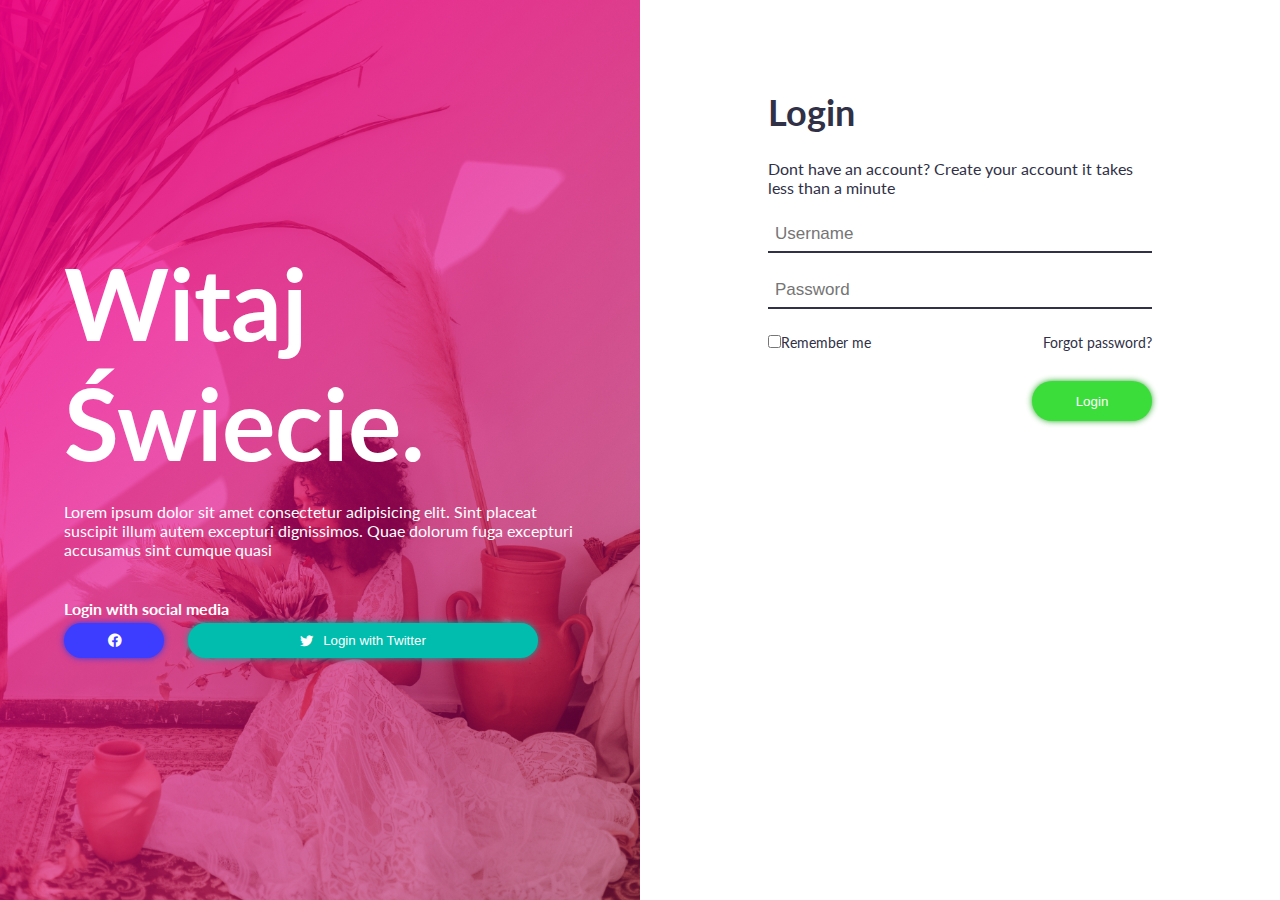
<file: index.html>
<!DOCTYPE html>
<html lang="en">

<head>
    <meta charset="UTF-8">
    <meta http-equiv="X-UA-Compatible" content="IE=edge">
    <meta name="viewport" content="width=device-width, initial-scale=1.0">
    <link rel="stylesheet" href="main.css">
    <link rel="preconnect" href="https://fonts.googleapis.com">
    <link rel="preconnect" href="https://fonts.gstatic.com" crossorigin>
    <link href="https://fonts.googleapis.com/css2?family=Lato:wght@300;400;700&display=swap" rel="stylesheet">
    <link rel="stylesheet" href="https://cdn.jsdelivr.net/npm/bootstrap-icons@1.8.2/font/bootstrap-icons.css">
    <title>Document</title>
</head>

<body>
    <main class="wrapper">
        <div class="leftSide">
            <div class="leftBox">
                <h1 class="leftTitle">Witaj<br> Świecie.</h1>
                <p class="leftDesc">Lorem ipsum dolor sit amet consectetur adipisicing elit. Sint placeat suscipit illum
                    autem excepturi
                    dignissimos. Quae dolorum fuga excepturi accusamus sint cumque quasi</p>
                <p class="leftSocialDesc">Login with social media</p>
                <button class="fbBtn"><a href="https://www.facebook.com"><i class="bi bi-facebook"></i></a></button>
                <button class="twitterBtn"><a href="https://www.twitter.com"><i class="bi bi-twitter"></i>Login with
                        Twitter</a></button>

            </div>
        </div>

        <div class="rightSide">
            <div class="rightBox">
                <h2 class="rightTitle">Login</h2>
                <p class="rightDesc">Dont have an account? <a href="">Create your account </a>it takes less than a
                    minute
                </p>
                <form class="rightForm" action="">
                    <input class="field" type="text" placeholder="Username">
                    <input class="field pass" type="password" placeholder="Password">
                    <div class="check">

                        <label for="checkbox"><input type="checkbox">Remember me</label>
                        <a href="">Forgot password?</a>
                    </div>
                    <input class="login" type="submit" value="Login">
                </form>

            </div>
        </div>
    </main>
</body>

</html>
</file>
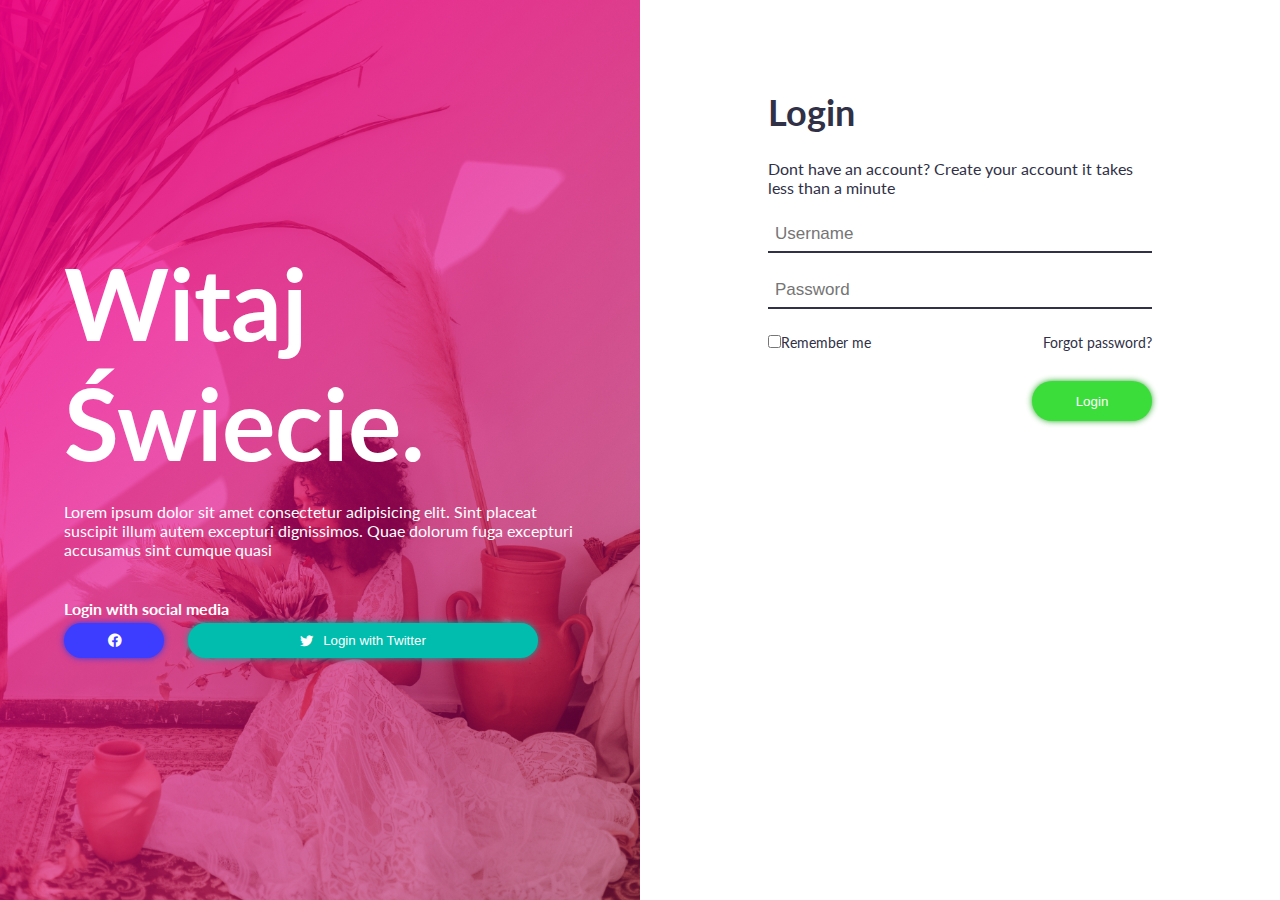
<file: index2.html>
<!DOCTYPE html>
<html lang="en">

<head>
    <meta charset="UTF-8">
    <meta http-equiv="X-UA-Compatible" content="IE=edge">
    <meta name="viewport" content="width=device-width, initial-scale=1.0">
    <link rel="stylesheet" href="main2.css">
    <link rel="preconnect" href="https://fonts.googleapis.com">
    <link rel="preconnect" href="https://fonts.gstatic.com" crossorigin>
    <link href="https://fonts.googleapis.com/css2?family=Lato:wght@300;400;700&display=swap" rel="stylesheet">
    <link rel="stylesheet" href="https://cdn.jsdelivr.net/npm/bootstrap-icons@1.8.2/font/bootstrap-icons.css">
    <title>Document</title>
</head>

<body>
    <main class="wrapper">
        <div class="leftSide">
            <div class="leftBox">
                <h1 class="leftTitle">Witaj<br> Świecie.</h1>
                <p class="leftDesc">Lorem ipsum dolor sit amet consectetur adipisicing elit. Sint placeat suscipit illum
                    autem excepturi
                    dignissimos. Quae dolorum fuga excepturi accusamus sint cumque quasi</p>
                <p class="leftSocialDesc">Login with social media</p>
                <button class="fbBtn"><a href="https://www.facebook.com"><i class="bi bi-facebook"></i></a></button>
                <button class="twitterBtn"><a href="https://www.twitter.com"><i class="bi bi-twitter"></i>Login with
                        Twitter</a></button>

            </div>
        </div>

        <div class="rightSide">
            <div class="rightBox">
                <h2 class="rightTitle">Login</h2>
                <p class="rightDesc">Dont have an account? <a href="">Create your account </a>it takes less than a
                    minute
                </p>
                <form class="rightForm" action="">
                    <input class="field" type="text" placeholder="Username">
                    <input class="field pass" type="password" placeholder="Password">
                    <div class="check">

                        <label for="checkbox"><input type="checkbox">Remember me</label>
                        <a href="">Forgot password?</a>
                    </div>
                    <input class="login" type="submit" value="Login">
                </form>

            </div>
        </div>
    </main>
</body>

</html>
</file>
<file: main.css>
* {
    margin: 0;
    padding: 0;
    box-sizing: border-box;
}

body {
    font-family: 'Lato', sans-serif;
}

.fbBtn>a {
    text-decoration: none;
    color: white;
}

.twitterBtn>a {
    text-decoration: none;
    color: white;
}


.wrapper {
    display: flex;
    min-height: 100vh;
}

.leftSide {
    width: 50%;
    background: linear-gradient(135deg, rgba(255, 0, 144, 0.849), rgba(219, 0, 128, 0.3)), url(./zdjecie.jpg);
    background-size: cover;
    background-position: bottom;
    display: flex;
    justify-content: center;
    align-items: center;
}



.leftBox {
    width: 80%;
}

.leftTitle {
    font-size: 100px;
    font-weight: 700;
    color: white;
}

.leftDesc {
    color: white;
    margin-top: 20px;
}

.leftSocialDesc {
    color: white;
    font-weight: 700;
    margin-top: 40px;
    margin-bottom: 5px;
}

.fbBtn {
    width: 100px;
    height: 35px;
    margin-right: 20px;
    border-radius: 20px;
    color: white;
    background-color: rgb(61, 61, 255);
    border: none;
    box-shadow: 0 0 0.5em rgb(56, 56, 228);
    transition: 0.4s;
}

.fbBtn:hover {
    background-color: rgb(23, 23, 148);
}


.twitterBtn {
    width: 350px;
    height: 35px;
    border-radius: 20px;
    color: white;
    background-color: rgb(0, 189, 173);
    border: none;
    box-shadow: 0 0 0.5em rgb(0, 173, 159);
    transition: 0.4s;
}

.twitterBtn:hover {
    background-color: rgb(0, 116, 110)
}

.twitterBtn>a>i {
    margin-right: 10px;
}

/* ------------------------------------------------------------------------------------------------ */
.rightSide {
    width: 50%;
    display: flex;
    justify-content: center;
    align-items: flex-start;
}

.rightBox {
    width: 60%;
    margin-top: 90px;
    color: rgb(48, 48, 70);
}

.rightTitle {
    font-size: 36px;
    margin-bottom: 25px;
}

.rightDesc>a {
    text-decoration: none;
    color: rgb(48, 48, 70);
}

.rightDesc {
    font-size: 16px;
    margin: 20px 0px
}

.rightForm {
    display: flex;
    flex-direction: column;
}

.field {
    border: none;
    border-bottom: 2px solid rgb(48, 48, 70);
    padding: 7px;
    font-size: 17px;
}

.pass {
    margin-top: 20px;
}

.field:focus {
    outline: none;
    border-bottom: 2px solid black;
}

.check {
    margin-top: 25px;
    display: flex;
    justify-content: space-between;
    align-items: center;
    font-size: 14px;
}

.check>a {
    text-decoration: none;
    color: rgb(48, 48, 70);
}

.login {
    width: 120px;
    height: 40px;
    border-radius: 20px;
    border: none;
    background-color: rgb(59, 221, 59);
    color: white;
    align-self: flex-end;
    margin-top: 30px;
    box-shadow: 0 0 0.5em rgb(44, 168, 44);
    cursor: pointer;
    transition: 0.4s;
}

.login:hover {
    background-color: rgb(27, 161, 27);
}

@media screen and (max-width: 800px) {
    .wrapper {
        flex-direction: column;
    }

    .leftSide {
        width: 100%;
        padding-bottom: 20px;
        background-position: center;
        padding: 2px 5px;
    }

    .rightSide {
        width: 100%;
        padding: 2px 5px;
    }

    .leftBox {
        width: 100%;
    }

    .rightBox {
        width: 100%;
        margin-top: 19px;
    }
}

@media screen and (max-width: 591px) {
    .fbBtn {
        width: 100%;
    }

    .twitterBtn {
        width: 100%;
    }

    .leftBox {
        width: 100%;
    }

    .rightBox {
        width: 100%;
    }
}

@media print {
    h1 {
        color: red;
    }
}

/* wydruk */
</file>
<file: main2.css>
* {
    margin: 0;
    padding: 0;
    box-sizing: border-box;
}

body {
    font-family: 'Lato', sans-serif;
}

.fbBtn>a {
    text-decoration: none;
    color: white;
}

.twitterBtn>a {
    text-decoration: none;
    color: white;
}


.wrapper {
    display: flex;
    min-height: 100vh;
}

.leftSide {
    width: 50%;
    background: linear-gradient(135deg, rgba(255, 0, 144, 0.849), rgba(219, 0, 128, 0.3)), url(./zdjecie.jpg);
    background-size: cover;
    background-position: bottom;
    display: flex;
    justify-content: center;
    align-items: center;
}



.leftBox {
    width: 80%;
}

.leftTitle {
    font-size: 100px;
    font-weight: 700;
    color: white;
}

.leftDesc {
    color: white;
    margin-top: 20px;
}

.leftSocialDesc {
    color: white;
    font-weight: 700;
    margin-top: 40px;
    margin-bottom: 5px;
}

.fbBtn {
    width: 100px;
    height: 35px;
    margin-right: 20px;
    border-radius: 20px;
    color: white;
    background-color: rgb(61, 61, 255);
    border: none;
    box-shadow: 0 0 0.5em rgb(56, 56, 228);
    transition: 0.4s;
}

.fbBtn:hover {
    background-color: rgb(23, 23, 148);
}


.twitterBtn {
    width: 350px;
    height: 35px;
    border-radius: 20px;
    color: white;
    background-color: rgb(0, 189, 173);
    border: none;
    box-shadow: 0 0 0.5em rgb(0, 173, 159);
    transition: 0.4s;
}

.twitterBtn:hover {
    background-color: rgb(0, 116, 110)
}

.twitterBtn>a>i {
    margin-right: 10px;
}

/* ------------------------------------------------------------------------------------------------ */
.rightSide {
    width: 50%;
    display: flex;
    justify-content: center;
    align-items: flex-start;
}

.rightBox {
    width: 60%;
    margin-top: 90px;
    color: rgb(48, 48, 70);
}

.rightTitle {
    font-size: 36px;
    margin-bottom: 25px;
}

.rightDesc>a {
    text-decoration: none;
    color: rgb(48, 48, 70);
}

.rightDesc {
    font-size: 16px;
    margin: 20px 0px
}

.rightForm {
    display: flex;
    flex-direction: column;
}

.field {
    border: none;
    border-bottom: 2px solid rgb(48, 48, 70);
    padding: 7px;
    font-size: 17px;
}

.pass {
    margin-top: 20px;
}

.field:focus {
    outline: none;
    border-bottom: 2px solid black;
}

.check {
    margin-top: 25px;
    display: flex;
    justify-content: space-between;
    align-items: center;
    font-size: 14px;
}

.check>a {
    text-decoration: none;
    color: rgb(48, 48, 70);
}

.login {
    width: 120px;
    height: 40px;
    border-radius: 20px;
    border: none;
    background-color: rgb(59, 221, 59);
    color: white;
    align-self: flex-end;
    margin-top: 30px;
    box-shadow: 0 0 0.5em rgb(44, 168, 44);
    cursor: pointer;
    transition: 0.4s;
}

.login:hover {
    background-color: rgb(27, 161, 27);
}

@media screen and (max-width: 800px) {
    .wrapper {
        flex-direction: column;
    }

    .leftSide {
        width: 100%;
        padding-bottom: 20px;
        background-position: center;
        padding: 2px 5px;
    }

    .rightSide {
        width: 100%;
        padding: 2px 5px;
    }

    .leftBox {
        width: 100%;
    }

    .rightBox {
        width: 100%;
        margin-top: 19px;
    }
}

@media screen and (max-width: 591px) {
    .fbBtn {
        width: 100%;
    }

    .twitterBtn {
        width: 100%;
    }

    .leftBox {
        width: 100%;
    }

    .rightBox {
        width: 100%;
    }
}

@media print {
    h1 {
        color: red;
    }
}

/* wydruk */
</file>
